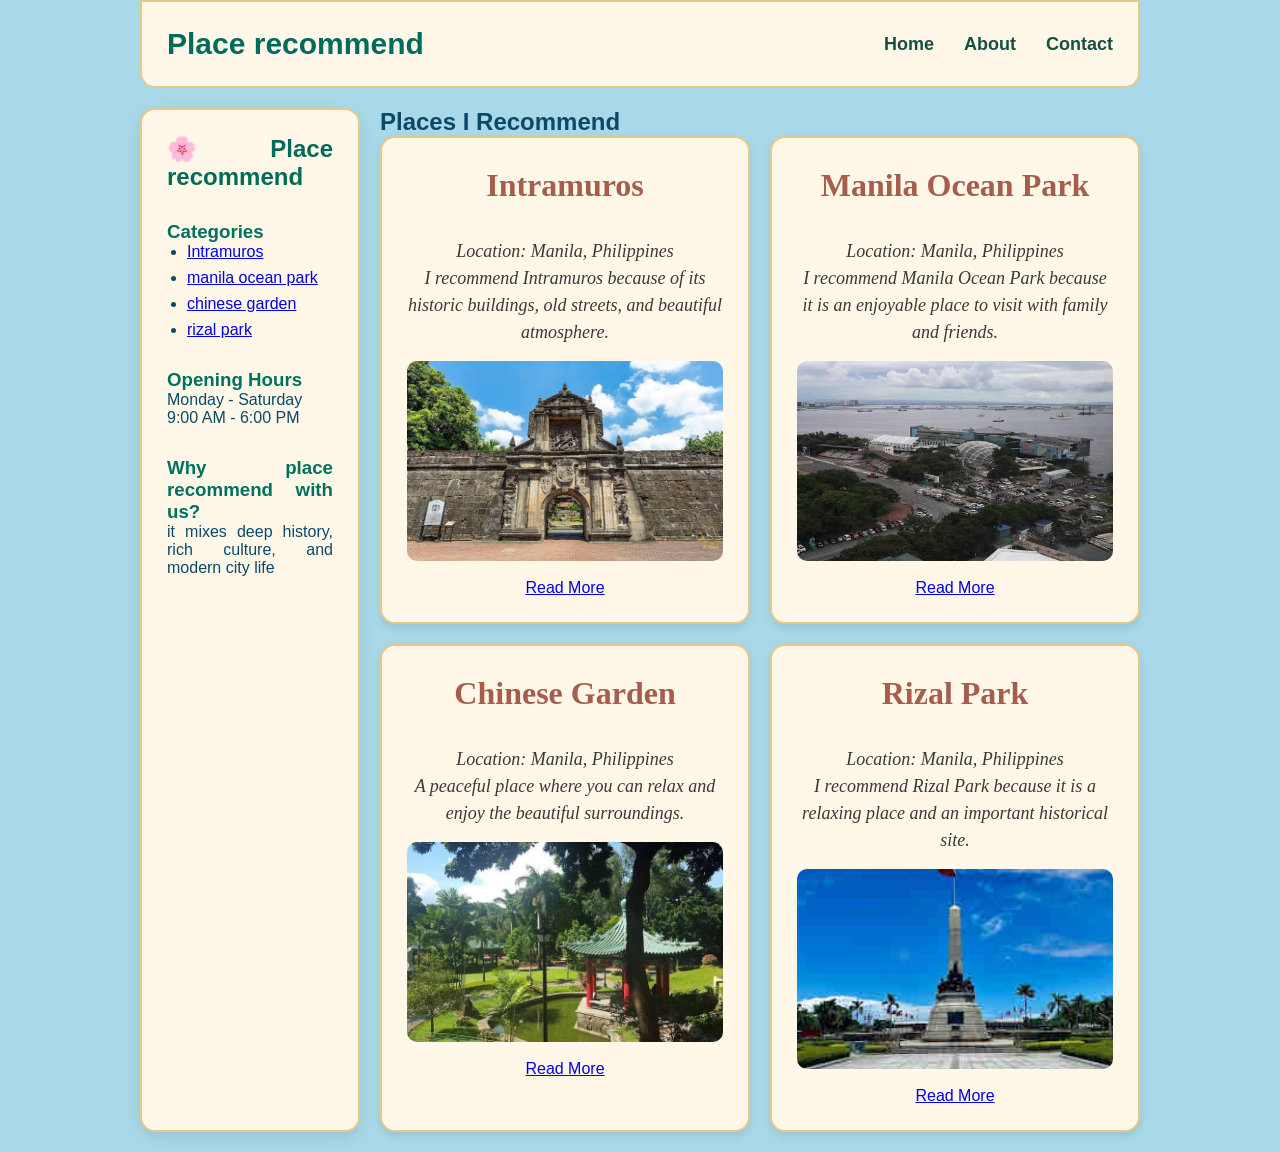
<file: index.html>
<! DOCTYPE html>
<html lang="en">
    <head>
        <meta charset="UTF-8">
        <meta name="viewport" content="width=device-width, initial-scale=1.0">

    <body>
        <title> My website</title>
        <link rel="stylesheet" href="style.css">
    </head>
    </body>
    <div style="width: 1000; margin: auto; text-align:justify;">
<body>

<header class="site-header">

    <h1>Place recommend</h1>

    <nav>
        <ul>
            <li><a href="index.html">Home</a></li>
            <li><a href="about.html">About</a></li>
            <li><a href="contact.html">Contact</a></li>
        </ul>
    </nav>

</header>

<div class="page">

    <aside class="sidebar">

        <h2>🌸 Place recommend</h2>

        <h3>Categories</h3>

        <ul>
            <li><a href="places/intramuros.html">Intramuros</li></a>
            <li><a href="places/ocean.html">manila ocean park</li></a>
            <li><a href="places/chinese.html">chinese garden</li></a>
            <li><a href="places/rizal.html">rizal park</li></a>
        </ul>

        <h3>Opening Hours</h3>

        <p>Monday - Saturday</p>
        <p>9:00 AM - 6:00 PM</p>

        <h3>Why place recommend with us?</h3>

        <p>
            it mixes deep history, rich culture,
            and modern city life
        </p>

    </aside>


    <main class="main">

        <article>

            <h1>Places I Recommend</h1>

            <div class="place-grid">

                <!-- YUNG 4 PLACE-CARD MO DITO -->

                <div class="place-card">
                    <h1>Intramuros</h1>
                    <p>Location: Manila, Philippines</p>

                    <p>
                        I recommend Intramuros because of its historic
                        buildings, old streets, and beautiful atmosphere.
                    </p>

                    <img src="intramuros.jpg" alt="Intramuros">

                    <br><br>

                    <a href="places/intramuros.html">Read More</a>
                </div>


                <div class="place-card">
                    <h1>Manila Ocean Park</h1>
                    <p>Location: Manila, Philippines</p>

                    <p>
                        I recommend Manila Ocean Park because it is an
                        enjoyable place to visit with family and friends.
                    </p>

                    <img src="3.jpg" alt="Manila Ocean Park">

                    <br><br>

                    <a href="places/ocean.html">Read More</a>
                </div>


                <div class="place-card">
                    <h1>Chinese Garden</h1>
                    <p>Location: Manila, Philippines</p>

                    <p>
                        A peaceful place where you can relax and enjoy
                        the beautiful surroundings.
                    </p>

                    <img src="places/chinese.jpg" alt="Chinese Garden">

                    <br><br>

                    <a href="places/chinese.html">Read More</a>
                </div>


                <div class="place-card">
                    <h1>Rizal Park</h1>
                    <p>Location: Manila, Philippines</p>

                    <p>
                        I recommend Rizal Park because it is a relaxing place
                        and an important historical site.
                    </p>

                    <img src="rizal.jpg" alt="Rizal Park">

                    <br><br>

                    <a href="places/rizal.html">Read More</a>
                </div>

            </div>

        </article>

    </main>

</div>

</div>
 </article>
</div>
</body>
</html>
</ DOCTYPE html>
</file>
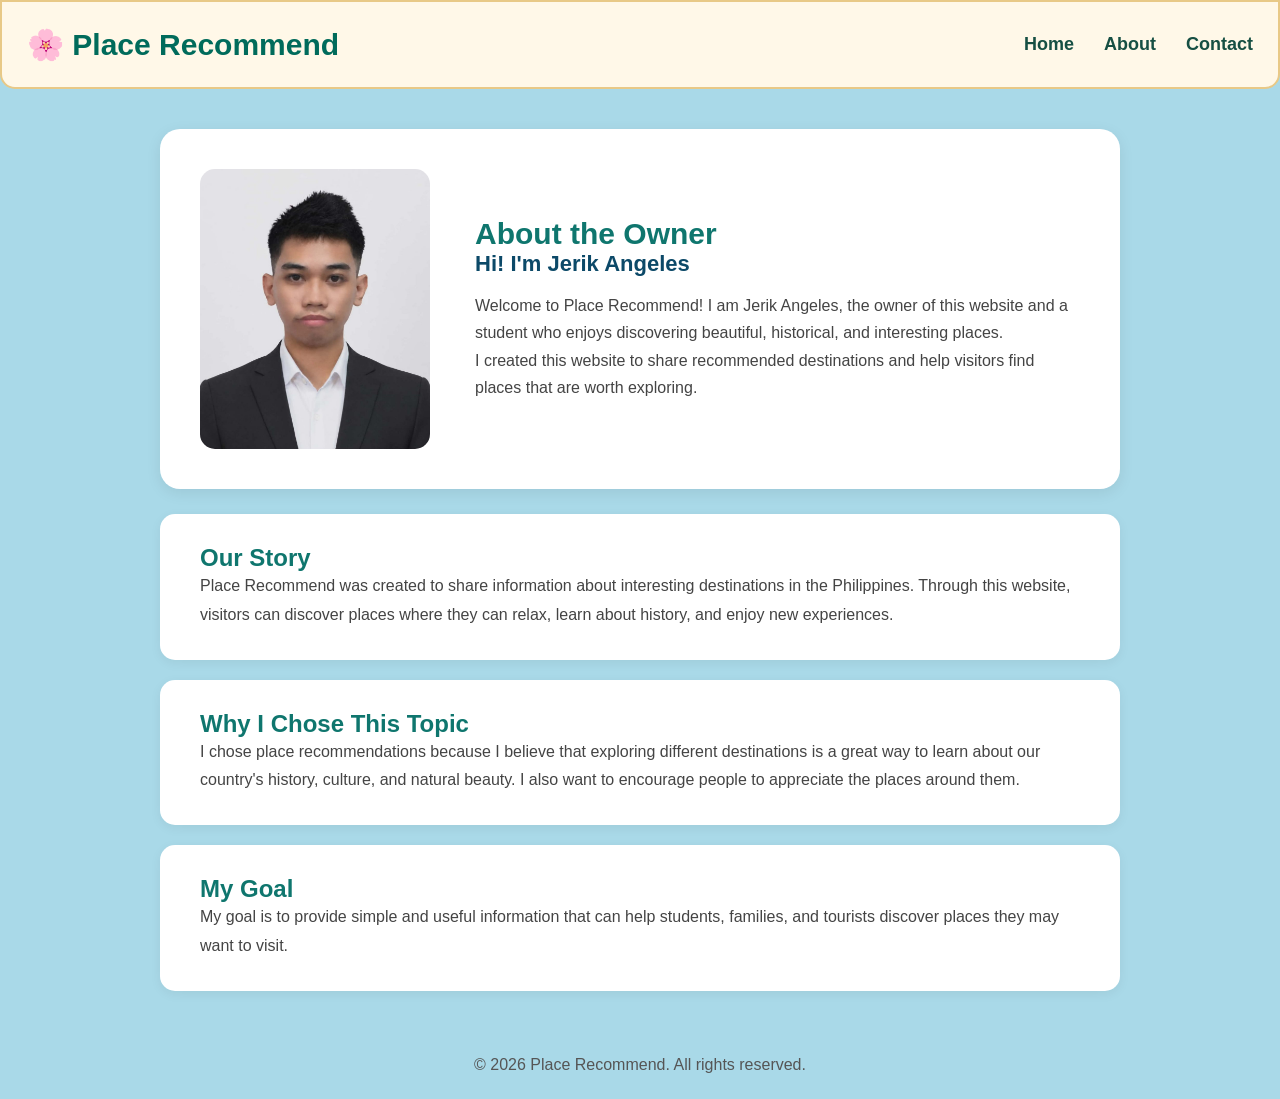
<file: about.html>
<!DOCTYPE html>
<html lang="en">
<head>
    <meta charset="UTF-8">
    <meta name="viewport" content="width=device-width, initial-scale=1.0">
    <title>About the Owner | Place Recommend</title>
    <link rel="stylesheet" href="style.css">
</head>
<body>

    <header class="site-header">
        <h1>🌸 Place Recommend</h1>

        <nav>
            <ul>
                <li><a href="index.html">Home</a></li>
                <li><a href="about.html">About</a></li>
                <li><a href="contact.html">Contact</a></li>
            </ul>
        </nav>
    </header>

    <main class="about-page">

        <section class="about-hero">
            <div class="owner-image">
                <img src="5.jpg" alt="Photo of Jerik Angeles">
            </div>

            <div class="owner-intro">
                <h2>About the Owner</h2>
                <h3>Hi! I'm Jerik Angeles</h3>
                <p>
                    Welcome to Place Recommend! I am Jerik Angeles,
                    the owner of this website and a student who enjoys
                    discovering beautiful, historical, and interesting places.
                </p>
                <p>
                    I created this website to share recommended destinations
                    and help visitors find places that are worth exploring.
                </p>
            </div>
        </section>

        <section class="about-card">
            <h2>Our Story</h2>
            <p>
                Place Recommend was created to share information about
                interesting destinations in the Philippines. Through this
                website, visitors can discover places where they can relax,
                learn about history, and enjoy new experiences.
            </p>
        </section>

        <section class="about-card">
            <h2>Why I Chose This Topic</h2>
            <p>
                I chose place recommendations because I believe that
                exploring different destinations is a great way to learn
                about our country's history, culture, and natural beauty.
                I also want to encourage people to appreciate the places
                around them.
            </p>
        </section>

        <section class="about-card">
            <h2>My Goal</h2>
            <p>
                My goal is to provide simple and useful information that
                can help students, families, and tourists discover places
                they may want to visit.
            </p>
        </section>

    </main>

    <footer>
        <p>© 2026 Place Recommend. All rights reserved.</p>
    </footer>

</body>
</html>
</file>
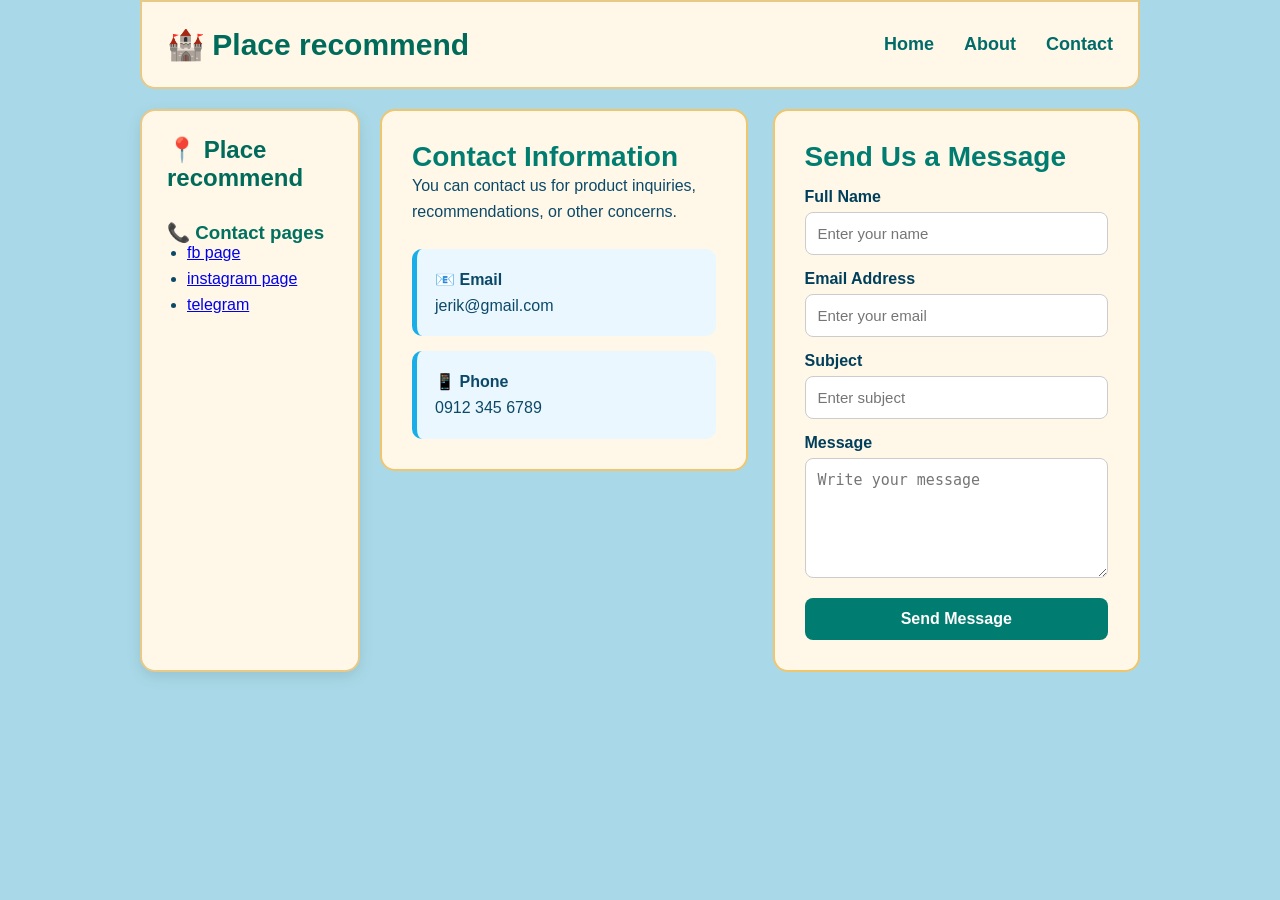
<file: contact.html>
<!DOCTYPE html>
<html lang="en">
<head>
    <meta charset="UTF-8">
    <meta name="viewport" content="width=device-width, initial-scale=1.0">

    <title>Contact | Place Recommend</title>

    <link rel="stylesheet" href="style.css">
</head>


</header>
<body>

<div class="page">

    <header class="site-header">
        <h1>🏰 Place recommend</h1>

        <nav>
            <a href="index.html">Home</a>
            <a href="about.html">About</a>
            <a href="contact.html">Contact</a>
        </nav>
    </header>


    <aside class="sidebar">

        <h2>📍 Place recommend</h2>

        <h3>📞 Contact pages</h3>

        <ul>
            <li><a href="https://www.facebook.com/">fb page</li></a>
            <li><a href="https://www.instagram.com/">instagram page</li></a>
            <li><a href="https://www.telegram.com/">telegram</li></a>
        </ul>

    </aside>


    <main class="contact-main">

        <section class="contact-info">

            <h1>Contact Information</h1>

            <p>
                You can contact us for product inquiries,
                recommendations, or other concerns.
            </p>

            <div class="contact-box">
                📧 <strong>Email</strong>
                <br>
                jerik@gmail.com
            </div>

            <div class="contact-box">
                📱 <strong>Phone</strong>
                <br>
                0912 345 6789
            </div>

        </section>


        <section class="contact-form">

            <h1>Send Us a Message</h1>

            <form>

                <label>Full Name</label>
                <input type="text" placeholder="Enter your name">

                <label>Email Address</label>
                <input type="email" placeholder="Enter your email">

                <label>Subject</label>
                <input type="text" placeholder="Enter subject">

                <label>Message</label>
                <textarea placeholder="Write your message"></textarea>

                <button type="submit">Send Message</button>

            </form>

        </section>

    </main>

</div>

</body>
</file>
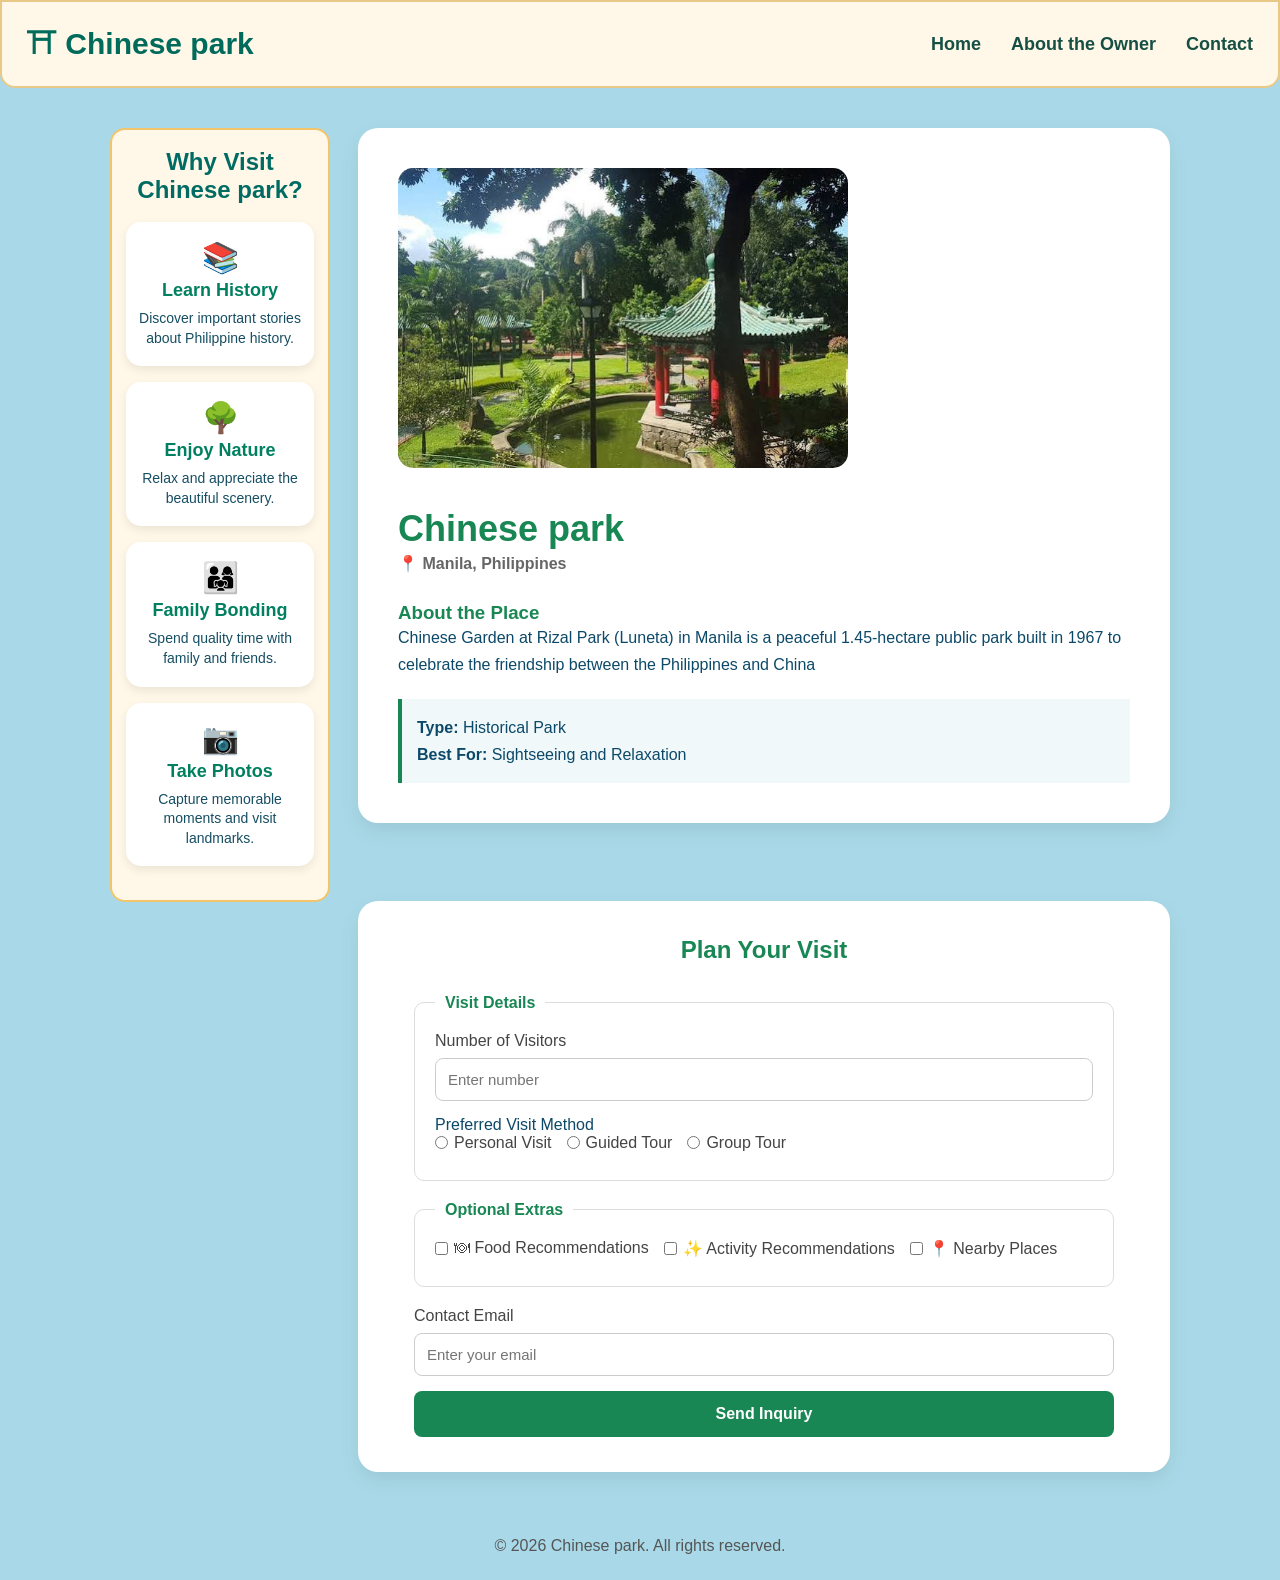
<file: places/chinese.html>
<!DOCTYPE html>
<html lang="en">
<head>
    <meta charset="UTF-8">
    <meta name="viewport" content="width=device-width, initial-scale=1.0">
    <title>Chinese park | Place Recommended</title>
    <link rel="stylesheet" href="../style.css">
</head>
<body>

    <header class="site-header">
        <h1> ⛩ Chinese park </h1>

        <nav>
            <ul>
                <li><a href="../index.html">Home</a></li>
                <li><a href="../about.html">About the Owner</a></li>
                <li><a href="../contact.html">Contact</a></li>
            </ul>
        </nav>
    </header>
</body>

    <main class="place-page">

        <section class="place-hero">
            <div class="place-image">
                <img src="chinese.jpg" alt="A beautiful picture of manila ocean">
            </div>

            <div class="place-info">
                <h2>Chinese park</h2>
                <p class="location">📍 Manila, Philippines</p>

                <h3>About the Place</h3>
                <p>
                    Chinese Garden at Rizal Park (Luneta) in Manila is a peaceful 1.45-hectare public park built in 1967 to celebrate the friendship between the Philippines and China

                <div class="place-details">
                    <p><strong>Type:</strong> Historical Park</p>
                    <p><strong>Best For:</strong> Sightseeing and Relaxation</p>
                </div>
            </div>
        </section>

        <aside class="why-sidebar">

    <h2>Why Visit Chinese park?</h2>

    <div class="why-item">
        <div class="why-icon">📚</div>
        <h3>Learn History</h3>
        <p>Discover important stories about Philippine history.</p>
    </div>

    <div class="why-item">
        <div class="why-icon">🌳</div>
        <h3>Enjoy Nature</h3>
        <p>Relax and appreciate the beautiful scenery.</p>
    </div>

    <div class="why-item">
        <div class="why-icon">👨‍👩‍👧</div>
        <h3>Family Bonding</h3>
        <p>Spend quality time with family and friends.</p>
    </div>

    <div class="why-item">
        <div class="why-icon">📷</div>
        <h3>Take Photos</h3>
        <p>Capture memorable moments and visit landmarks.</p>
    </div>

</aside>
            </div>
        </section>

        <section class="visit-form-section">
            <h2>Plan Your Visit</h2>

            <form class="visit-form">

                <fieldset>
                    <legend>Visit Details</legend>

                    <label for="visitors">Number of Visitors</label>
                    <input type="number" id="visitors" name="visitors"
                           min="1" placeholder="Enter number">

                    <p>Preferred Visit Method</p>

                    <div class="radio-group">
                        <label>
                            <input type="radio" name="visit-method" value="personal">
                            Personal Visit
                        </label>

                        <label>
                            <input type="radio" name="visit-method" value="guided">
                            Guided Tour
                        </label>

                        <label>
                            <input type="radio" name="visit-method" value="group">
                            Group Tour
                        </label>
                    </div>
                </fieldset>

                <fieldset>
                    <legend>Optional Extras</legend>

                    <div class="checkbox-group">
                        <label>
                            <input type="checkbox" name="food">
                            🍽 Food Recommendations
                        </label>

                        <label>
                            <input type="checkbox" name="activities">
                            ✨ Activity Recommendations
                        </label>

                        <label>
                            <input type="checkbox" name="nearby">
                            📍 Nearby Places
                        </label>
                    </div>
                </fieldset>

                <label for="email">Contact Email</label>
                <input type="email" id="email" name="email"
                       placeholder="Enter your email">

                <button type="submit">Send Inquiry</button>

            </form>
        </section>

    </main>

    <footer>
        <p>© 2026 Chinese park. All rights reserved.</p>
    </footer>

</body>
</html>
</file>
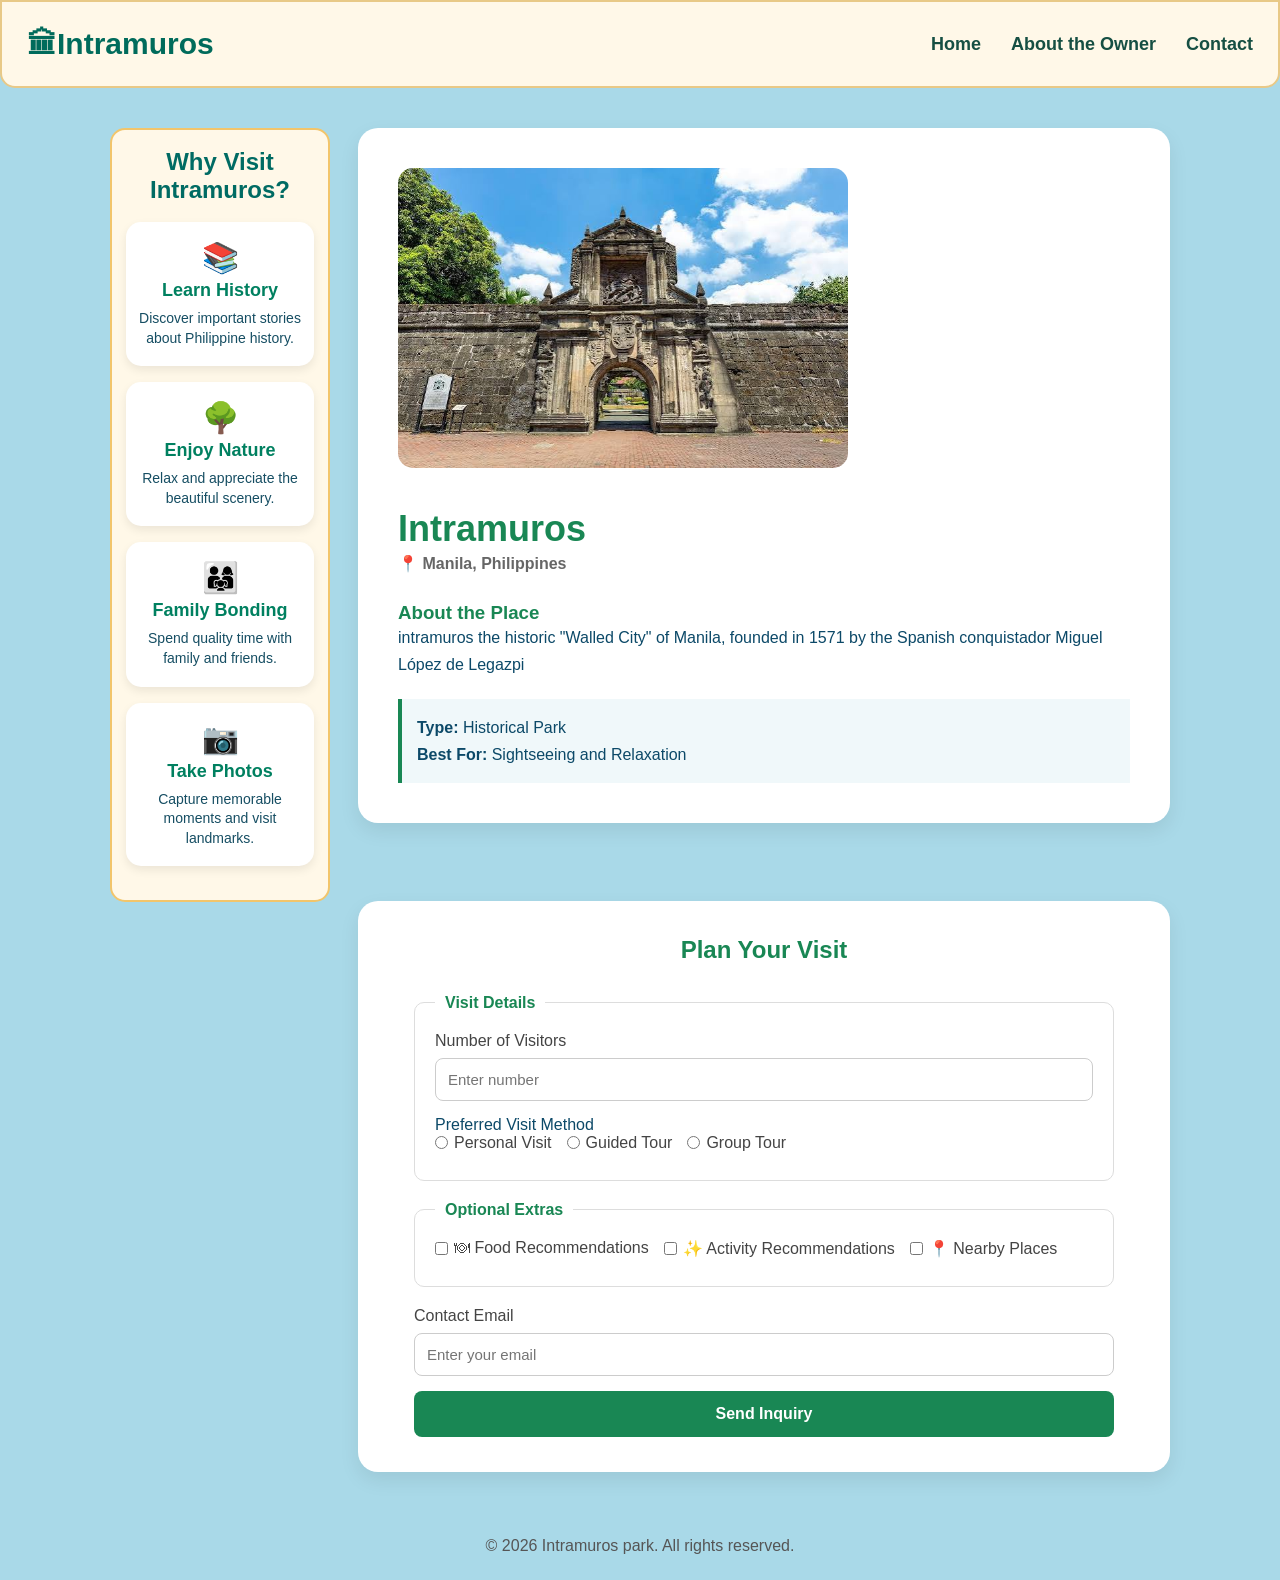
<file: places/intramuros.html>
<!DOCTYPE html>
<html lang="en">
<head>
    <meta charset="UTF-8">
    <meta name="viewport" content="width=device-width, initial-scale=1.0">
    <title>Intramuros | Place Recommended</title>
    <link rel="stylesheet" href="../style.css">
</head>
<body>

    <header class="site-header">
        <h1>🏛Intramuros</h1>

        <nav>
            <ul>
                <li><a href="../index.html">Home</a></li>
                <li><a href="../about.html">About the Owner</a></li>
                <li><a href="../contact.html">Contact</a></li>
            </ul>
        </nav>
    </header>
</body>

    <main class="place-page">

        <section class="place-hero">
            <div class="place-image">
                <img src="../intramuros.jpg" alt="A beautiful picture of intramuros">
            </div>

            <div class="place-info">
                <h2>Intramuros</h2>
                <p class="location">📍 Manila, Philippines</p>

                <h3>About the Place</h3>
                <p>
                    intramuros the historic "Walled City" of Manila, founded in 1571 by the Spanish conquistador Miguel López de Legazpi

                <div class="place-details">
                    <p><strong>Type:</strong> Historical Park</p>
                    <p><strong>Best For:</strong> Sightseeing and Relaxation</p>
                </div>
            </div>
        </section>

        <aside class="why-sidebar">

    <h2>Why Visit Intramuros?</h2>

    <div class="why-item">
        <div class="why-icon">📚</div>
        <h3>Learn History</h3>
        <p>Discover important stories about Philippine history.</p>
    </div>

    <div class="why-item">
        <div class="why-icon">🌳</div>
        <h3>Enjoy Nature</h3>
        <p>Relax and appreciate the beautiful scenery.</p>
    </div>

    <div class="why-item">
        <div class="why-icon">👨‍👩‍👧</div>
        <h3>Family Bonding</h3>
        <p>Spend quality time with family and friends.</p>
    </div>

    <div class="why-item">
        <div class="why-icon">📷</div>
        <h3>Take Photos</h3>
        <p>Capture memorable moments and visit landmarks.</p>
    </div>

</aside>
            </div>
        </section>

        <section class="visit-form-section">
            <h2>Plan Your Visit</h2>

            <form class="visit-form">

                <fieldset>
                    <legend>Visit Details</legend>

                    <label for="visitors">Number of Visitors</label>
                    <input type="number" id="visitors" name="visitors"
                           min="1" placeholder="Enter number">

                    <p>Preferred Visit Method</p>

                    <div class="radio-group">
                        <label>
                            <input type="radio" name="visit-method" value="personal">
                            Personal Visit
                        </label>

                        <label>
                            <input type="radio" name="visit-method" value="guided">
                            Guided Tour
                        </label>

                        <label>
                            <input type="radio" name="visit-method" value="group">
                            Group Tour
                        </label>
                    </div>
                </fieldset>

                <fieldset>
                    <legend>Optional Extras</legend>

                    <div class="checkbox-group">
                        <label>
                            <input type="checkbox" name="food">
                            🍽 Food Recommendations
                        </label>

                        <label>
                            <input type="checkbox" name="activities">
                            ✨ Activity Recommendations
                        </label>

                        <label>
                            <input type="checkbox" name="nearby">
                            📍 Nearby Places
                        </label>
                    </div>
                </fieldset>

                <label for="email">Contact Email</label>
                <input type="email" id="email" name="email"
                       placeholder="Enter your email">

                <button type="submit">Send Inquiry</button>

            </form>
        </section>

    </main>

    <footer>
        <p>© 2026 Intramuros park. All rights reserved.</p>
    </footer>

</body>
</html>
</file>
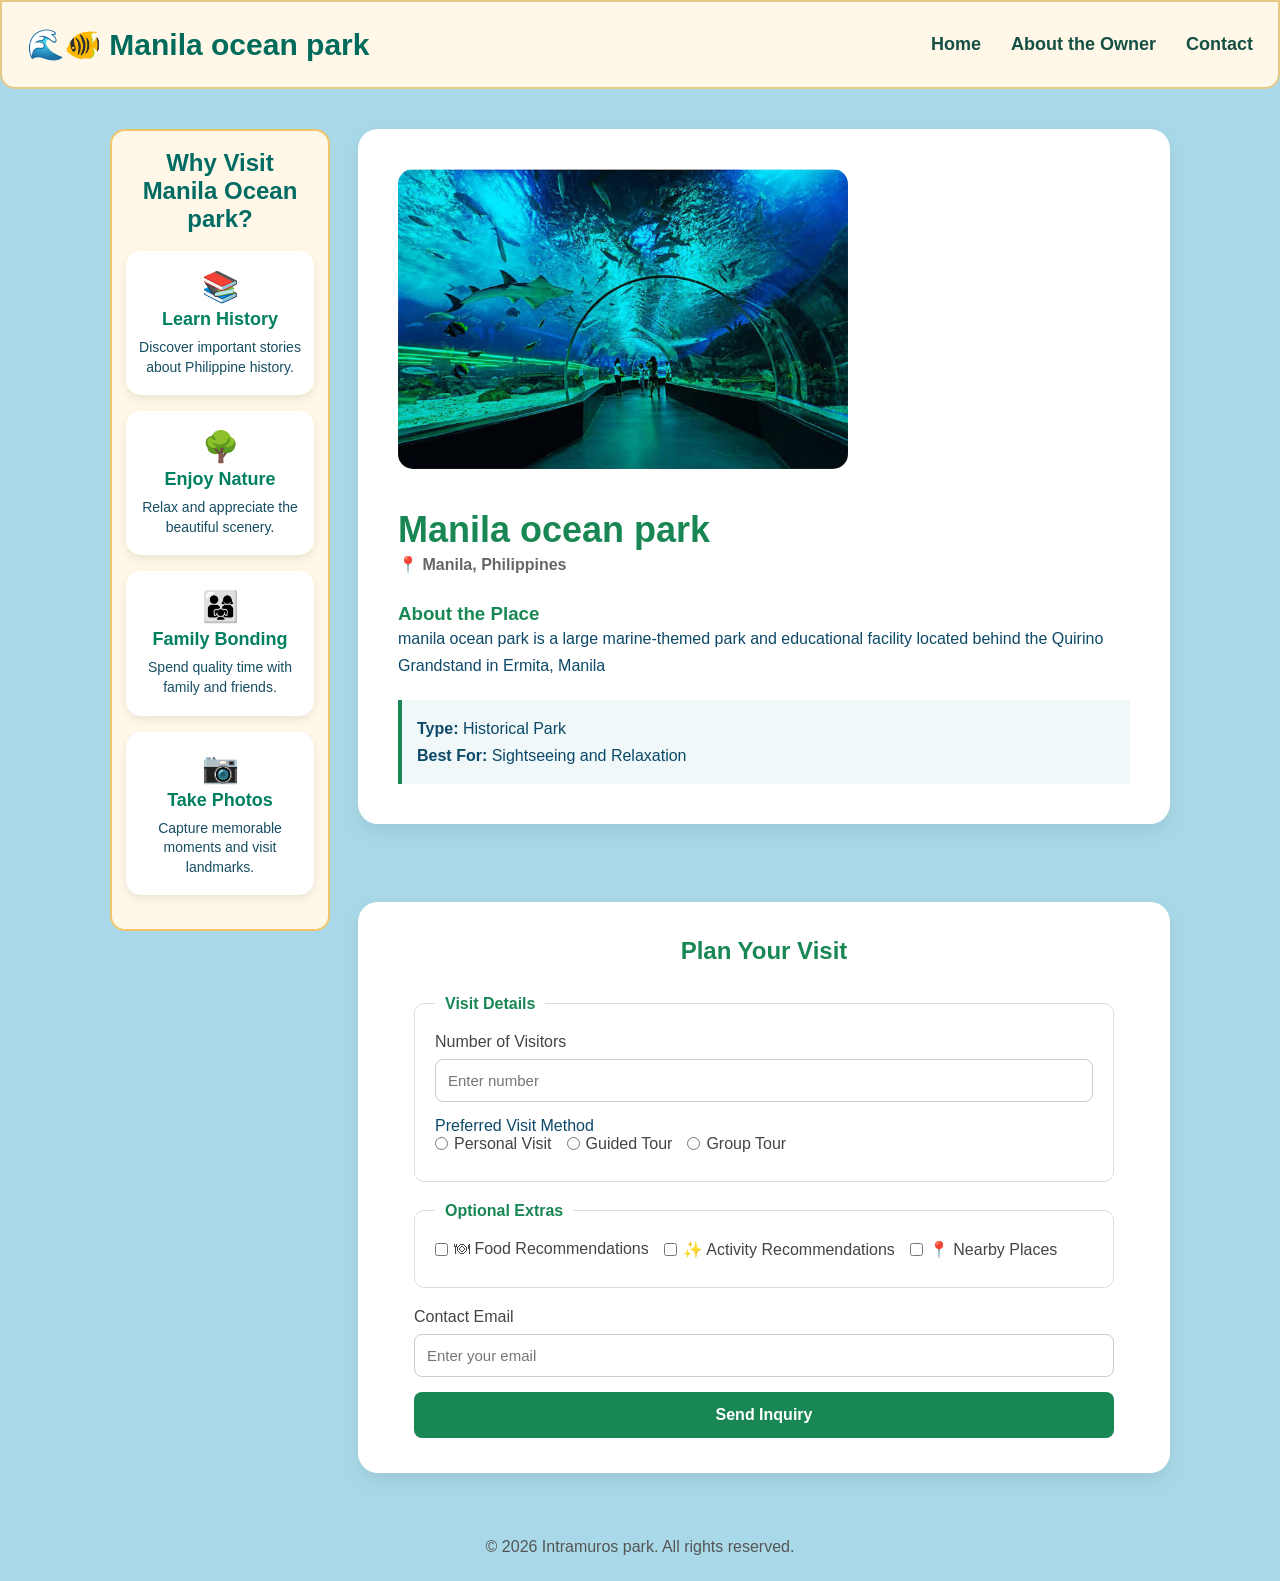
<file: places/ocean.html>
<!DOCTYPE html>
<html lang="en">
<head>
    <meta charset="UTF-8">
    <meta name="viewport" content="width=device-width, initial-scale=1.0">
    <title>Intramuros | Place Recommended</title>
    <link rel="stylesheet" href="../style.css">
</head>
<body>

    <header class="site-header">
        <h1>🌊🐠 Manila ocean park</h1>

        <nav>
            <ul>
                <li><a href="../index.html">Home</a></li>
                <li><a href="../about.html">About the Owner</a></li>
                <li><a href="../contact.html">Contact</a></li>
            </ul>
        </nav>
    </header>
</body>

    <main class="place-page">

        <section class="place-hero">
            <div class="place-image">
                <img src="../4.jpg" alt="A beautiful picture of manila ocean">
            </div>

            <div class="place-info">
                <h2>Manila ocean park</h2>
                <p class="location">📍 Manila, Philippines</p>

                <h3>About the Place</h3>
                <p>
                    manila ocean park is a large marine-themed park and educational facility located behind the Quirino Grandstand in Ermita, Manila

                <div class="place-details">
                    <p><strong>Type:</strong> Historical Park</p>
                    <p><strong>Best For:</strong> Sightseeing and Relaxation</p>
                </div>
            </div>
        </section>

        <aside class="why-sidebar">

    <h2>Why Visit Manila Ocean park?</h2>

    <div class="why-item">
        <div class="why-icon">📚</div>
        <h3>Learn History</h3>
        <p>Discover important stories about Philippine history.</p>
    </div>

    <div class="why-item">
        <div class="why-icon">🌳</div>
        <h3>Enjoy Nature</h3>
        <p>Relax and appreciate the beautiful scenery.</p>
    </div>

    <div class="why-item">
        <div class="why-icon">👨‍👩‍👧</div>
        <h3>Family Bonding</h3>
        <p>Spend quality time with family and friends.</p>
    </div>

    <div class="why-item">
        <div class="why-icon">📷</div>
        <h3>Take Photos</h3>
        <p>Capture memorable moments and visit landmarks.</p>
    </div>

</aside>
            </div>
        </section>

        <section class="visit-form-section">
            <h2>Plan Your Visit</h2>

            <form class="visit-form">

                <fieldset>
                    <legend>Visit Details</legend>

                    <label for="visitors">Number of Visitors</label>
                    <input type="number" id="visitors" name="visitors"
                           min="1" placeholder="Enter number">

                    <p>Preferred Visit Method</p>

                    <div class="radio-group">
                        <label>
                            <input type="radio" name="visit-method" value="personal">
                            Personal Visit
                        </label>

                        <label>
                            <input type="radio" name="visit-method" value="guided">
                            Guided Tour
                        </label>

                        <label>
                            <input type="radio" name="visit-method" value="group">
                            Group Tour
                        </label>
                    </div>
                </fieldset>

                <fieldset>
                    <legend>Optional Extras</legend>

                    <div class="checkbox-group">
                        <label>
                            <input type="checkbox" name="food">
                            🍽 Food Recommendations
                        </label>

                        <label>
                            <input type="checkbox" name="activities">
                            ✨ Activity Recommendations
                        </label>

                        <label>
                            <input type="checkbox" name="nearby">
                            📍 Nearby Places
                        </label>
                    </div>
                </fieldset>

                <label for="email">Contact Email</label>
                <input type="email" id="email" name="email"
                       placeholder="Enter your email">

                <button type="submit">Send Inquiry</button>

            </form>
        </section>

    </main>

    <footer>
        <p>© 2026 Intramuros park. All rights reserved.</p>
    </footer>

</body>
</html>
</file>
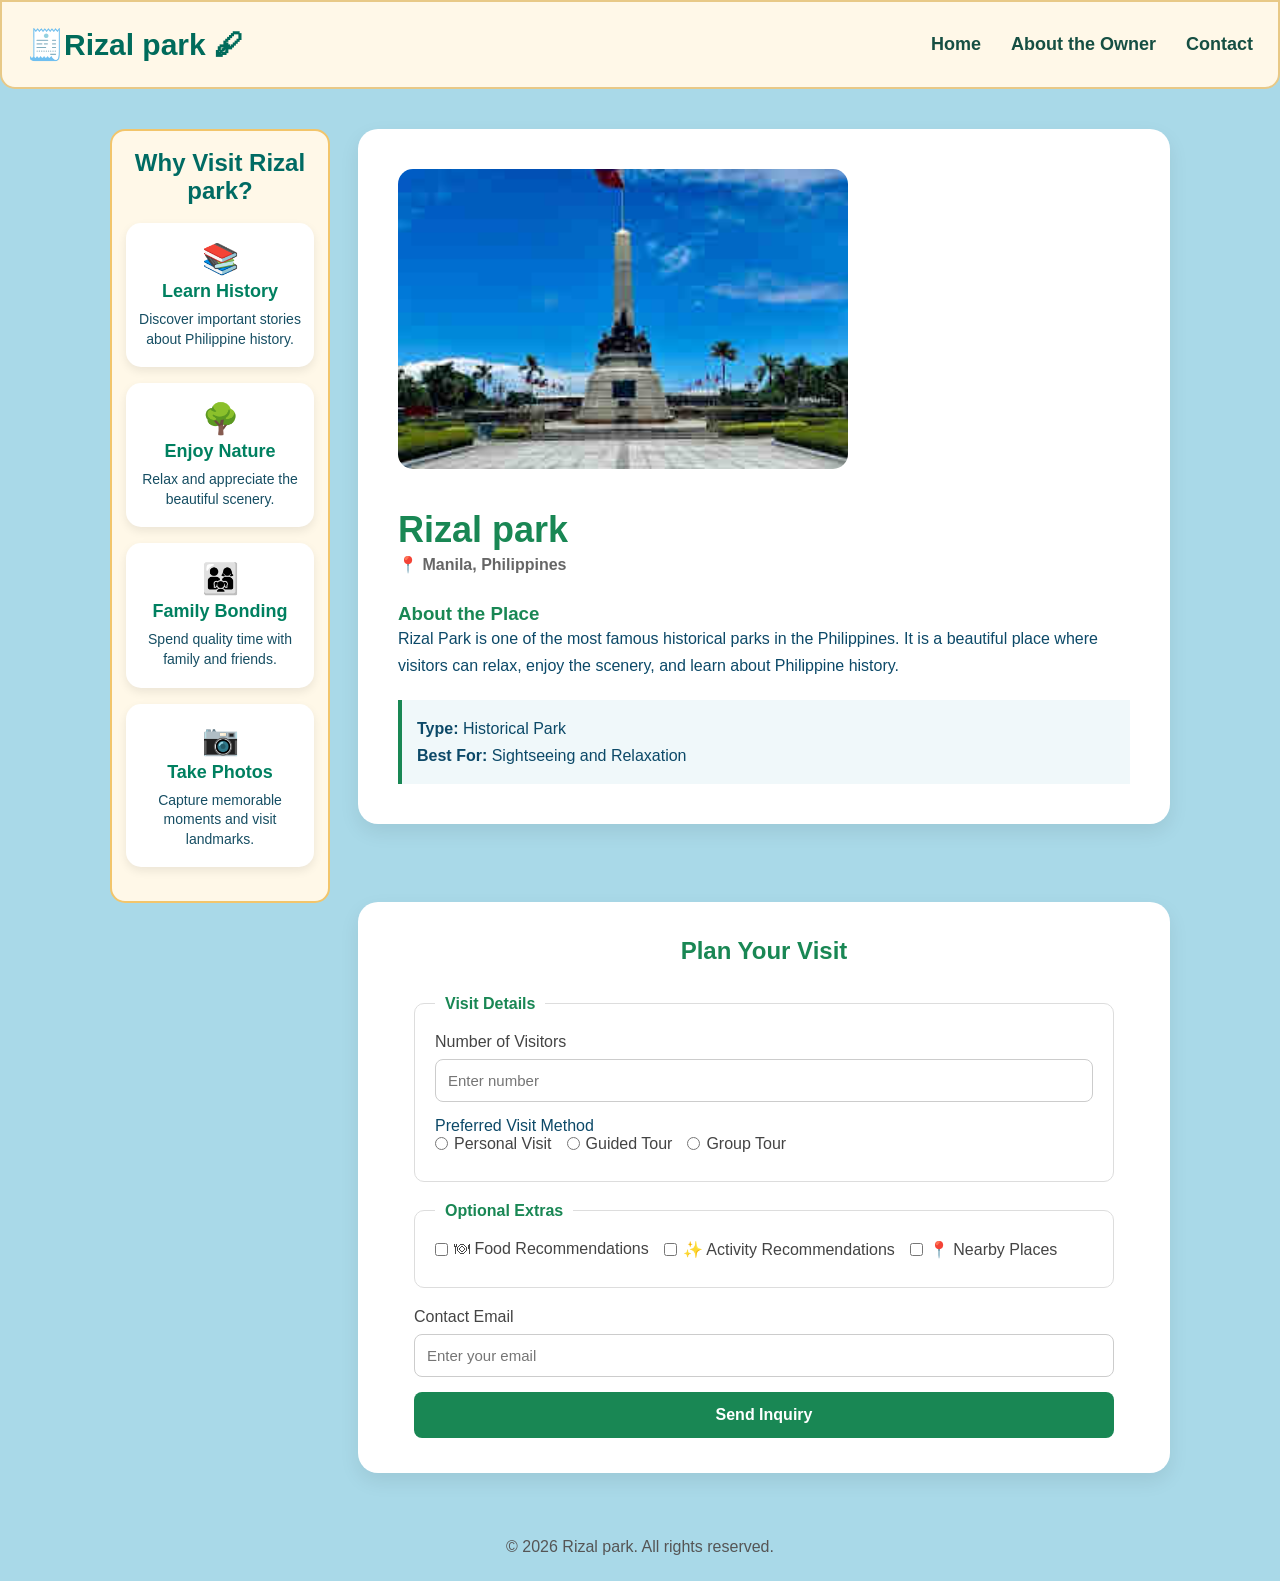
<file: places/rizal.html>
<!DOCTYPE html>
<html lang="en">
<head>
    <meta charset="UTF-8">
    <meta name="viewport" content="width=device-width, initial-scale=1.0">
    <title>Rizal park | Place Recommended</title>
    <link rel="stylesheet" href="../style.css">
</head>
<body>

    <header class="site-header">
        <h1> 🧾Rizal park 🖋</h1>

        <nav>
            <ul>
                <li><a href="../index.html">Home</a></li>
                <li><a href="../about.html">About the Owner</a></li>
                <li><a href="../contact.html">Contact</a></li>
            </ul>
        </nav>
    </header>
</body>

    <main class="place-page">

        <section class="place-hero">
            <div class="place-image">
                <img src="../rizal.jpg" alt="A beautiful picture of manila ocean">
            </div>

            <div class="place-info">
                <h2>Rizal park</h2>
                <p class="location">📍 Manila, Philippines</p>

                <h3>About the Place</h3>
                <p>
                    Rizal Park is one of the most famous historical parks in the Philippines. It is a beautiful place where visitors can relax, enjoy the scenery, and learn about Philippine history.

                <div class="place-details">
                    <p><strong>Type:</strong> Historical Park</p>
                    <p><strong>Best For:</strong> Sightseeing and Relaxation</p>
                </div>
            </div>
        </section>

        <aside class="why-sidebar">

    <h2>Why Visit Rizal park?</h2>

    <div class="why-item">
        <div class="why-icon">📚</div>
        <h3>Learn History</h3>
        <p>Discover important stories about Philippine history.</p>
    </div>

    <div class="why-item">
        <div class="why-icon">🌳</div>
        <h3>Enjoy Nature</h3>
        <p>Relax and appreciate the beautiful scenery.</p>
    </div>

    <div class="why-item">
        <div class="why-icon">👨‍👩‍👧</div>
        <h3>Family Bonding</h3>
        <p>Spend quality time with family and friends.</p>
    </div>

    <div class="why-item">
        <div class="why-icon">📷</div>
        <h3>Take Photos</h3>
        <p>Capture memorable moments and visit landmarks.</p>
    </div>

</aside>
            </div>
        </section>

        <section class="visit-form-section">
            <h2>Plan Your Visit</h2>

            <form class="visit-form">

                <fieldset>
                    <legend>Visit Details</legend>

                    <label for="visitors">Number of Visitors</label>
                    <input type="number" id="visitors" name="visitors"
                           min="1" placeholder="Enter number">

                    <p>Preferred Visit Method</p>

                    <div class="radio-group">
                        <label>
                            <input type="radio" name="visit-method" value="personal">
                            Personal Visit
                        </label>

                        <label>
                            <input type="radio" name="visit-method" value="guided">
                            Guided Tour
                        </label>

                        <label>
                            <input type="radio" name="visit-method" value="group">
                            Group Tour
                        </label>
                    </div>
                </fieldset>

                <fieldset>
                    <legend>Optional Extras</legend>

                    <div class="checkbox-group">
                        <label>
                            <input type="checkbox" name="food">
                            🍽 Food Recommendations
                        </label>

                        <label>
                            <input type="checkbox" name="activities">
                            ✨ Activity Recommendations
                        </label>

                        <label>
                            <input type="checkbox" name="nearby">
                            📍 Nearby Places
                        </label>
                    </div>
                </fieldset>

                <label for="email">Contact Email</label>
                <input type="email" id="email" name="email"
                       placeholder="Enter your email">

                <button type="submit">Send Inquiry</button>

            </form>
        </section>

    </main>

    <footer>
        <p>© 2026 Rizal park. All rights reserved.</p>
    </footer>

</body>
</html>
</file>
<file: style.css>
/* =========================
   PLACE RECOMMENDED - RIZAL PARK
========================= */

body {
    margin: 0;
    font-family: Arial, sans-serif;
    background-color: #add8e6;
    color: #222;
}

/* HEADER */
.site-header {
    display: flex;
    justify-content: space-between;
    align-items: center;
    padding: 25px 7%;
    background-color: white;
    border-bottom: 1px solid #ddd;
}

.site-header h1 {
    margin: 0;
    font-size: 28px;
    color: #174d3c;
}

.site-header nav ul {
    display: flex;
    gap: 20px;
    list-style: none;
    margin: 0;
    padding: 0;
}

.site-header nav a {
    text-decoration: none;
    color: #174d3c;
    font-weight: bold;
}

.site-header nav a:hover {
    color: #198754;
}

/* MAIN PAGE */
.place-page {
    max-width: 1100px;
    margin: 40px auto;
    padding: 0 20px;
}

/* HERO CARD */
.place-hero {
    display: flex;
    flex-wrap: wrap;
    align-items: center;
    gap: 40px;
    background-color: white;
    padding: 40px;
    border-radius: 20px;
    box-shadow: 0 8px 20px rgba(0, 0, 0, 0.08);
}

.place-image {
    flex: 1 1 350px;
}

.place-image img {
    width: 100%;
    max-width: 450px;
    height: 300px;
    object-fit: cover;
    border-radius: 15px;
    display: block;
}

.place-info {
    flex: 1 1 350px;
}

.place-info h2 {
    font-size: 36px;
    color: #198754;
    margin-top: 0;
}

.location {
    color: #666;
    font-weight: bold;
}

.place-info h3 {
    color: #198754;
    margin-top: 25px;
}

.place-info p {
    line-height: 1.7;
}

.place-details {
    margin-top: 20px;
    padding: 15px;
    background-color: #f0f8fa;
    border-left: 4px solid #198754;
}

/* WHY VISIT */
.why-visit {
    text-align: center;
    margin-top: 50px;
}

.why-visit h2 {
    color: white;
    font-size: 30px;
}

.benefits-grid {
    display: flex;
    flex-wrap: wrap;
    gap: 20px;
    justify-content: center;
}

.benefit-card {
    flex: 1 1 200px;
    max-width: 240px;
    background-color: white;
    padding: 25px;
    border-radius: 15px;
    box-shadow: 0 5px 15px rgba(0, 0, 0, 0.06);
}

.benefit-card span {
    font-size: 35px;
}

.benefit-card h3 {
    color: #198754;
}

.benefit-card p {
    line-height: 1.5;
    color: #555;
}

/* VISIT FORM */
.visit-form-section {
    background-color: white;
    margin-top: 50px;
    padding: 35px;
    border-radius: 20px;
    box-shadow: 0 8px 20px rgba(0, 0, 0, 0.08);
}

.visit-form-section h2 {
    text-align: center;
    color: #198754;
    margin-bottom: 30px;
}

.visit-form {
    max-width: 700px;
    margin: auto;
}

fieldset {
    border: 1px solid #ddd;
    border-radius: 10px;
    padding: 20px;
    margin-bottom: 20px;
}

legend {
    color: #198754;
    font-weight: bold;
    padding: 0 10px;
}

.visit-form label {
    display: block;
    margin-bottom: 8px;
    color: #444;
}

.visit-form input[type="number"],
.visit-form input[type="email"] {
    width: 100%;
    box-sizing: border-box;
    padding: 12px;
    border: 1px solid #ccc;
    border-radius: 8px;
    margin-bottom: 15px;
    font-size: 15px;
}

.radio-group,
.checkbox-group {
    display: flex;
    flex-wrap: wrap;
    gap: 15px;
}

.radio-group label,
.checkbox-group label {
    display: flex;
    align-items: center;
    gap: 6px;
}

.visit-form button {
    width: 100%;
    padding: 14px;
    background-color: #198754;
    color: white;
    border: none;
    border-radius: 8px;
    font-size: 16px;
    font-weight: bold;
    cursor: pointer;
}

.visit-form button:hover {
    background-color: #146c43;
}

/* FOOTER */
footer {
    text-align: center;
    padding: 30px;
    color: #555;
}

/* about */
@media (max-width: 700px) {

    .site-header {
        flex-direction: column;
        gap: 20px;
        text-align: center;
    }

    .site-header nav ul {
        flex-wrap: wrap;
        justify-content: center;
    }

    .place-page {
        margin: 20px auto;
    }

    .place-hero {
        padding: 25px;
        gap: 25px;
    }

    .place-image img {
        height: 250px;
        max-width: 100%;
    }

    .place-info h2 {
        font-size: 30px;
    }

    .benefit-card {
        max-width: none;
    }

    .visit-form-section {
        padding: 25px;
    }
}


/* ===== GENERAL ===== */

* {
    box-sizing: border-box;
}

body {
    margin: 0;
    font-family: Arial, sans-serif;
    background-color: #add8e6;
    color: #222;
}

/* ===== HEADER ===== */

.site-header {
    display: flex;
    justify-content: space-between;
    align-items: center;
    padding: 20px 7%;
    background-color: #ffffff;
    border-bottom: 1px solid #ddd;
}

.site-header h1 {
    margin: 0;
    font-size: 28px;
    color: #164e63;
}

.site-header nav ul {
    display: flex;
    gap: 20px;
    list-style: none;
    margin: 0;
    padding: 0;
}

.site-header nav a {
    text-decoration: none;
    color: #164e63;
    font-weight: bold;
}

.site-header nav a:hover {
    color: #0f766e;
}

/* ===== ABOUT PAGE ===== */

.about-page {
    max-width: 1000px;
    margin: 40px auto;
    padding: 0 20px;
}

/* Main introduction */

.about-hero {
    display: flex;
    align-items: center;
    gap: 45px;
    background-color: white;
    padding: 40px;
    border-radius: 20px;
    box-shadow: 0 4px 15px rgba(0, 0, 0, 0.08);
    margin-bottom: 25px;
}

.owner-image {
    flex: 0 0 230px;
    text-align: center;
}

.owner-image img {
    width: 230px;
    height: 280px;
    object-fit: cover;
    object-position: center top;
    border-radius: 15px;
    display: block;
}

.owner-intro {
    flex: 1;
}

.owner-intro h2 {
    color: #0f766e;
    font-size: 30px;
    margin-top: 0;
}

.owner-intro h3 {
    font-size: 22px;
    margin-bottom: 15px;
}

.owner-intro p {
    line-height: 1.7;
    color: #444;
}

/* Information cards */

.about-card {
    background-color: white;
    padding: 30px 40px;
    border-radius: 15px;
    margin-bottom: 20px;
    box-shadow: 0 3px 12px rgba(0, 0, 0, 0.06);
}

.about-card h2 {
    color: #0f766e;
    margin-top: 0;
    font-size: 24px;
}

.about-card p {
    line-height: 1.8;
    color: #444;
}

/* ===== FOOTER ===== */

footer {
    text-align: center;
    padding: 25px;
    color: #555;
}

/* ===== RESPONSIVE ===== */

@media (max-width: 700px) {

    .site-header {
        flex-direction: column;
        gap: 15px;
        text-align: center;
    }

    .site-header nav ul {
        gap: 15px;
    }

    .about-hero {
        flex-direction: column;
        text-align: center;
        padding: 25px;
    }

    .owner-image {
        flex: none;
    }

    .owner-image img {
        width: 200px;
        height: 250px;
    }

    .about-card {
        padding: 25px;
    }
    
}

* {
    margin: 0;
    padding: 0;
    box-sizing: border-box;
}

body {
    font-family: Arial, Helvetica, sans-serif;
    background: #a9d9e8;
    color: #0c4968;
}


/* MAIN CONTAINER */

/* =========================
   CONTACT PAGE
========================= */

.page {
    width: 1000px;
    max-width: 95%;
    margin: 20px auto;
    display: grid;
    grid-template-columns: 220px 1fr;
    grid-template-areas:
        "header header"
        "sidebar main";
    gap: 20px;
}


/* HEADER */

.site-header {
    grid-area: header;

    background: #fff8e8;
    border: 2px solid #f0c66d;
    border-radius: 0 0 15px 15px;

    padding: 25px;

    display: flex;
    justify-content: space-between;
    align-items: center;
}

.site-header h1 {
    margin: 0;
    color: #006b68;
    font-size: 30px;
}

.site-header nav {
    display: flex;
    gap: 30px;
}

.site-header nav a {
    text-decoration: none;
    color: #006b68;
    font-weight: bold;
    font-size: 18px;
}


/* SIDEBAR */

.sidebar {
    grid-area: sidebar;

    background: #fff8e8;
    border: 2px solid #f0c66d;
    border-radius: 15px;

    padding: 25px;

    min-height: 500px;
}

.sidebar h2 {
    color: #006b68;
    margin-top: 0;
    font-size: 24px;
}

.sidebar h3 {
    color: #007c70;
    margin-top: 30px;
}

.sidebar ul {
    padding-left: 20px;
}

.sidebar li {
    margin-bottom: 8px;
}


/* MAIN CONTACT AREA */

.contact-main {
    grid-area: main;

    display: grid;
    grid-template-columns: 1fr 1fr;
    gap: 25px;

    align-items: start;
}


/* CONTACT INFORMATION */

.contact-info,
.contact-form {
    background: #fff8e8;

    border: 2px solid #f0c66d;
    border-radius: 15px;

    padding: 30px;

    box-sizing: border-box;
}

.contact-info h1,
.contact-form h1 {
    color: #007c70;
    margin-top: 0;
    font-size: 28px;
}

.contact-info p {
    line-height: 1.6;
    margin-bottom: 25px;
}


/* CONTACT BOXES */

.contact-box {
    background: #eaf7ff;

    border-left: 5px solid #19aee8;

    border-radius: 10px;

    padding: 18px;

    margin-top: 15px;

    line-height: 1.6;
}


/* FORM */

.contact-form form {
    display: flex;
    flex-direction: column;
}

.contact-form label {
    color: #003f5c;
    font-weight: bold;
    margin-top: 15px;
    margin-bottom: 6px;
}

.contact-form input,
.contact-form textarea {
    width: 100%;
    box-sizing: border-box;

    padding: 12px;

    border: 1px solid #ccc;
    border-radius: 8px;

    font-size: 15px;
}

.contact-form textarea {
    min-height: 120px;
    resize: vertical;
}

.contact-form button {
    margin-top: 20px;

    padding: 12px;

    background: #007c70;
    color: white;

    border: none;
    border-radius: 8px;

    font-size: 16px;
    font-weight: bold;

    cursor: pointer;
}

.contact-form button:hover {
    background: #005f59;
}


/* MOBILE */

@media (max-width: 700px) {

    .page {
        width: 95%;
        grid-template-columns: 1fr;

        grid-template-areas:
            "header"
            "sidebar"
            "main";
    }

    .site-header {
        flex-direction: column;
        gap: 20px;
    }

    .site-header nav {
        gap: 15px;
    }

    .contact-main {
        grid-template-columns: 1fr;
    }

    .sidebar {
        min-height: auto;
    }
}

/* PLACES I RECOMMEND */

.recommend-title {
    text-align: center;
    font-family: Georgia, serif;
    font-size: 42px;
    font-style: italic;
    margin-top: 100px;
    margin-bottom: 70px;
    color: #292929;
}

.places-container {
    width: 90%;
    max-width: 1300px;
    margin: auto;

    display: grid;
    grid-template-columns: repeat(4, 1fr);
    gap: 30px;
}

.place-card {
    background-color: #fffbed;
    border: 2px solid #ded6c1;
    border-radius: 12px;

    padding: 30px 20px;
    text-align: center;

    min-height: 430px;

    box-shadow: 0 2px 5px rgba(0, 0, 0, 0.08);
}

.place-card h1 {
    font-family: Georgia, serif;
    font-size: 32px;
    line-height: 1.4;
    color: #a65d4d;

    margin-bottom: 30px;
}

.place-card p {
    font-family: Georgia, serif;
    font-size: 18px;
    font-style: italic;
    line-height: 1.5;
    color: #393939;
}

.place-card img {
    width: 100%;
    height: 180px;
    object-fit: cover;

    border-radius: 8px;
    margin-top: 15px;
}

.site-header {
    display: flex;
    justify-content: space-between;
    align-items: center;
    padding: 25px 70px;
    background-color: #fff8e8;
    border-bottom: 2px solid #d99a78;
}

.site-header h1 {
    margin: 0;
    color: #164f43;
    font-size: 30px;
}

.site-header nav ul {
    display: flex;
    gap: 30px;
    list-style: none;
    margin: 0;
    padding: 0;
}

.site-header nav ul li {
    display: block;
}

.site-header nav ul li a {
    text-decoration: none;
    color: #164f43;
    font-size: 18px;
}

.site-header nav ul li a:hover {
    color: #c86b55;
}

/* =========================
   PAGE LAYOUT
========================= */

.page {
    width: 100%;
    max-width: 1000px;
    margin: 0 auto;

    display: grid;

    grid-template-columns: 220px 1fr;

    grid-template-areas:
        "masthead masthead"
        "side main"
        "foot foot";

    gap: 20px;
}


/* =========================
   HEADER
========================= */

.site-header {
    grid-area: masthead;

    background: #fff8e8;
    border: 2px solid #e8c987;
    border-radius: 0 0 15px 15px;

    padding: 25px;

    display: flex;
    justify-content: space-between;
    align-items: center;
}

.site-header h1 {
    margin: 0;
    color: #006b5b;
}


/* =========================
   SIDEBAR
========================= */

.sidebar {
    grid-area: side;

    width: 220px;
    min-height: 550px;

    padding: 25px;

    background: #fff8e8;

    border: 2px solid #e8c987;
    border-radius: 15px;

    box-shadow: 0 5px 15px rgba(0,0,0,0.10);
}

.sidebar h2 {
    color: #006b5b;
}

.sidebar h3 {
    color: #00705f;
}


/* =========================
   MAIN
========================= */

.main {
    grid-area: main;
    width: 100%;
    margin: 0;
    padding: 0;
}

.main > h1 {
    text-align: center;
    margin: 0 0 25px;
}


/* =========================
   PLACE CARDS
========================= */

.place-grid {
    display: grid;

    grid-template-columns:
        repeat(2, minmax(0, 1fr));

    gap: 20px;
}


/* CARD */

.place-card {
    width: 100%;
    min-height: 350px;

    padding: 25px;

    background: #fff8e8;

    border: 2px solid #e8c987;
    border-radius: 15px;

    text-align: center;

    box-shadow: 0 4px 10px rgba(0,0,0,0.10);
}

.place-card h2 {
    color: #b45f4d;

    font-family: Georgia, serif;

    margin-bottom: 25px;
}

.place-card img {
    width: 100%;
    height: 200px;

    object-fit: cover;

    border-radius: 10px;
}

.place-card p {
    line-height: 1.5;
}


/* =========================
   FOOTER
========================= */

.footer {
    grid-area: foot;

    text-align: center;

    padding: 25px;
}


/* =========================
   MOBILE
========================= */

@media (max-width: 699px) {

    .page {
    width: 1000px;
    max-width: 95%;
    margin: auto;

    display: grid;
    grid-template-columns: 220px 1fr;

    grid-template-areas:
        "masthead masthead"
        "side main"
        "foot foot";

    gap: 20px;
}

    .sidebar {
    grid-area: side;

    width: 220px;
    min-height: 550px;

    padding: 25px;

    background: #fff8e8;
    border: 2px solid #e8c987;
    border-radius: 15px;
}

    .place-grid {
        grid-template-columns: 1fr;
    }

    .site-header {
        flex-direction: column;
        gap: 15px;
    }

}


/* ==============================
   INTRAMUROS PAGE LAYOUT
   ============================== */

.place-page {
    width: 100%;
    max-width: 1100px;
    margin: 40px auto;
    
    display: grid;
    grid-template-columns: 220px 1fr;
    grid-template-areas:
        "sidebar hero"
        "sidebar form";
    
    gap: 28px;
    align-items: start;
}

/* Main Intramuros section */
.place-page > .place-hero {
    grid-area: hero;
}

/* WHY VISIT SIDEBAR */
.place-page > .why-sidebar {
    grid-area: sidebar;

    position: sticky;
    top: 20px;

    width: auto;
    margin: 0;

    background: #fff8e8;
    border: 2px solid #f2c56b;
    border-radius: 15px;

    padding: 18px 14px;

    box-sizing: border-box;
}

/* Sidebar title */
.why-sidebar h2 {
    text-align: center;
    color: #006b63;
    font-size: 24px;
    margin: 0 0 18px;
}

/* Each WHY card */
.why-sidebar .why-item {
    background: white;
    border-radius: 15px;

    padding: 18px 10px;
    margin-bottom: 16px;

    text-align: center;

    box-shadow: 0 4px 10px rgba(0,0,0,0.08);
}

/* Icon */
.why-sidebar .why-icon {
    font-size: 30px;
    margin-bottom: 5px;
}

/* Item title */
.why-sidebar h3 {
    color: #008060;
    font-size: 18px;
    margin: 5px 0 8px;
}

/* Item paragraph */
.why-sidebar p {
    color: #164e63;
    font-size: 14px;
    line-height: 1.4;
    margin: 0;
}

/* Plan Your Visit */
.place-page > .visit-form-section {
    grid-area: form;
    width: 100%;
    box-sizing: border-box;
}

@media (max-width: 700px) {

    .place-page {
        display: grid;
        grid-template-columns: 1fr;

        grid-template-areas:
            "hero"
            "sidebar"
            "form";

        width: 92%;
        margin: 20px auto;
        gap: 20px;
    }

    .place-page > .why-sidebar {
        position: static;
        width: 100%;
    }

    .why-sidebar .why-item {
        margin-bottom: 12px;
    }
}
</file>
